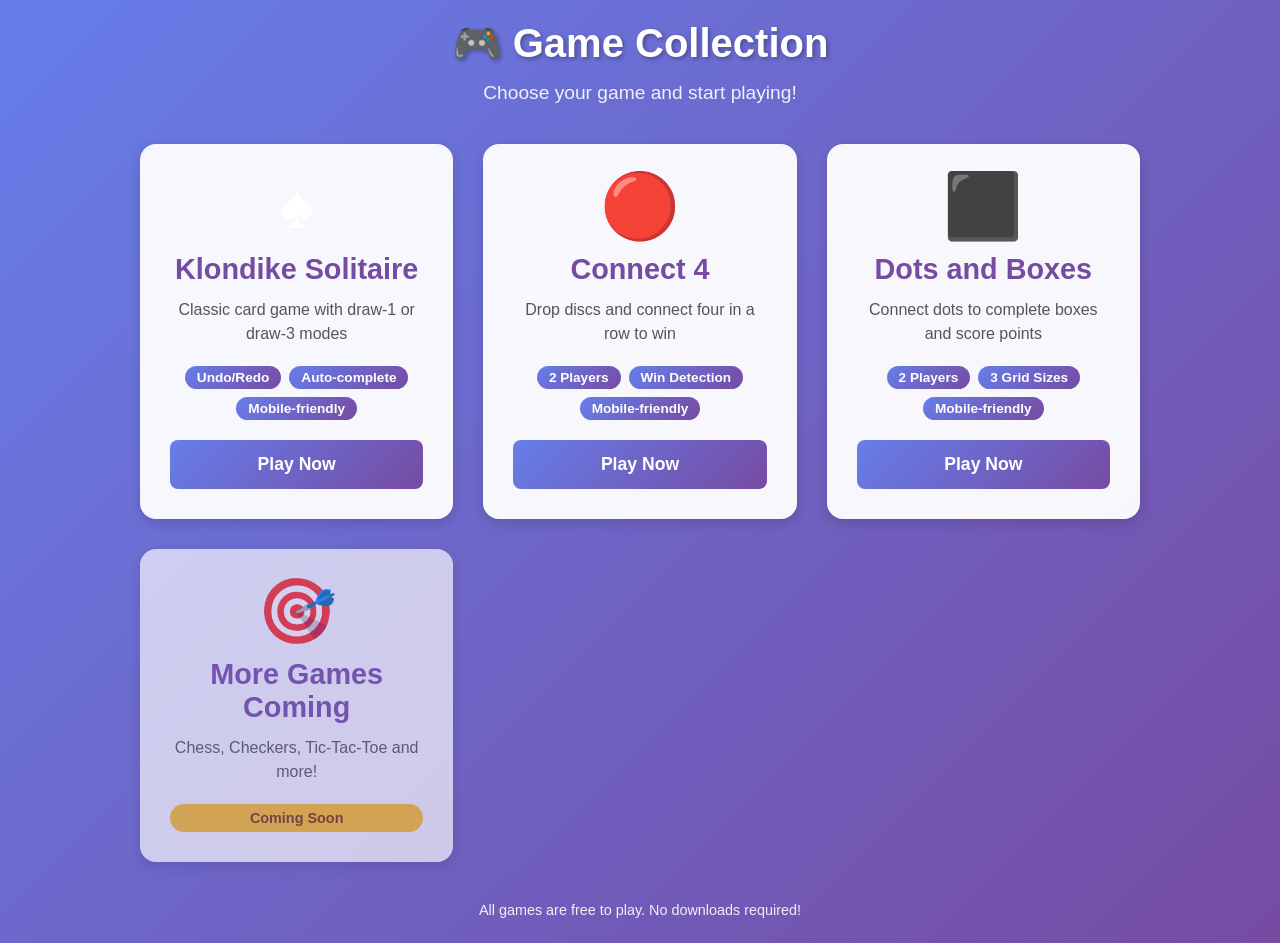
<file: index.html>
<!DOCTYPE html>
<html lang="en">
<head>
  <meta charset="UTF-8">
  <meta name="viewport" content="width=device-width, initial-scale=1.0">
  <meta name="description" content="Free online games - Play Klondike Solitaire, Connect 4, and more!">
  <title>Free Games - Solitaire, Connect 4 & More</title>
  <link rel="stylesheet" href="styles/main.css">
  <link rel="stylesheet" href="styles/home.css">
</head>
<body>
  <div class="container">
    <header class="header">
      <h1>🎮 Game Collection</h1>
      <p class="subtitle">Choose your game and start playing!</p>
    </header>

    <div class="games-grid">
      <!-- Solitaire Card -->
      <a href="solitaire.html" class="game-card">
        <div class="game-icon">♠️</div>
        <h2>Klondike Solitaire</h2>
        <p>Classic card game with draw-1 or draw-3 modes</p>
        <div class="game-features">
          <span class="feature">Undo/Redo</span>
          <span class="feature">Auto-complete</span>
          <span class="feature">Mobile-friendly</span>
        </div>
        <button class="play-btn">Play Now</button>
      </a>

      <!-- Connect 4 Card -->
      <a href="connect4.html" class="game-card">
        <div class="game-icon">🔴</div>
        <h2>Connect 4</h2>
        <p>Drop discs and connect four in a row to win</p>
        <div class="game-features">
          <span class="feature">2 Players</span>
          <span class="feature">Win Detection</span>
          <span class="feature">Mobile-friendly</span>
        </div>
        <button class="play-btn">Play Now</button>
      </a>

      <!-- Dots and Boxes Card -->
      <a href="dotsboxes.html" class="game-card">
        <div class="game-icon">⬛</div>
        <h2>Dots and Boxes</h2>
        <p>Connect dots to complete boxes and score points</p>
        <div class="game-features">
          <span class="feature">2 Players</span>
          <span class="feature">3 Grid Sizes</span>
          <span class="feature">Mobile-friendly</span>
        </div>
        <button class="play-btn">Play Now</button>
      </a>

      <!-- Coming Soon Card -->
      <div class="game-card coming-soon">
        <div class="game-icon">🎯</div>
        <h2>More Games Coming</h2>
        <p>Chess, Checkers, Tic-Tac-Toe and more!</p>
        <div class="coming-soon-badge">Coming Soon</div>
      </div>
    </div>

    <footer class="footer">
      <p>All games are free to play. No downloads required!</p>
    </footer>
  </div>
</body>
</html>
</file>
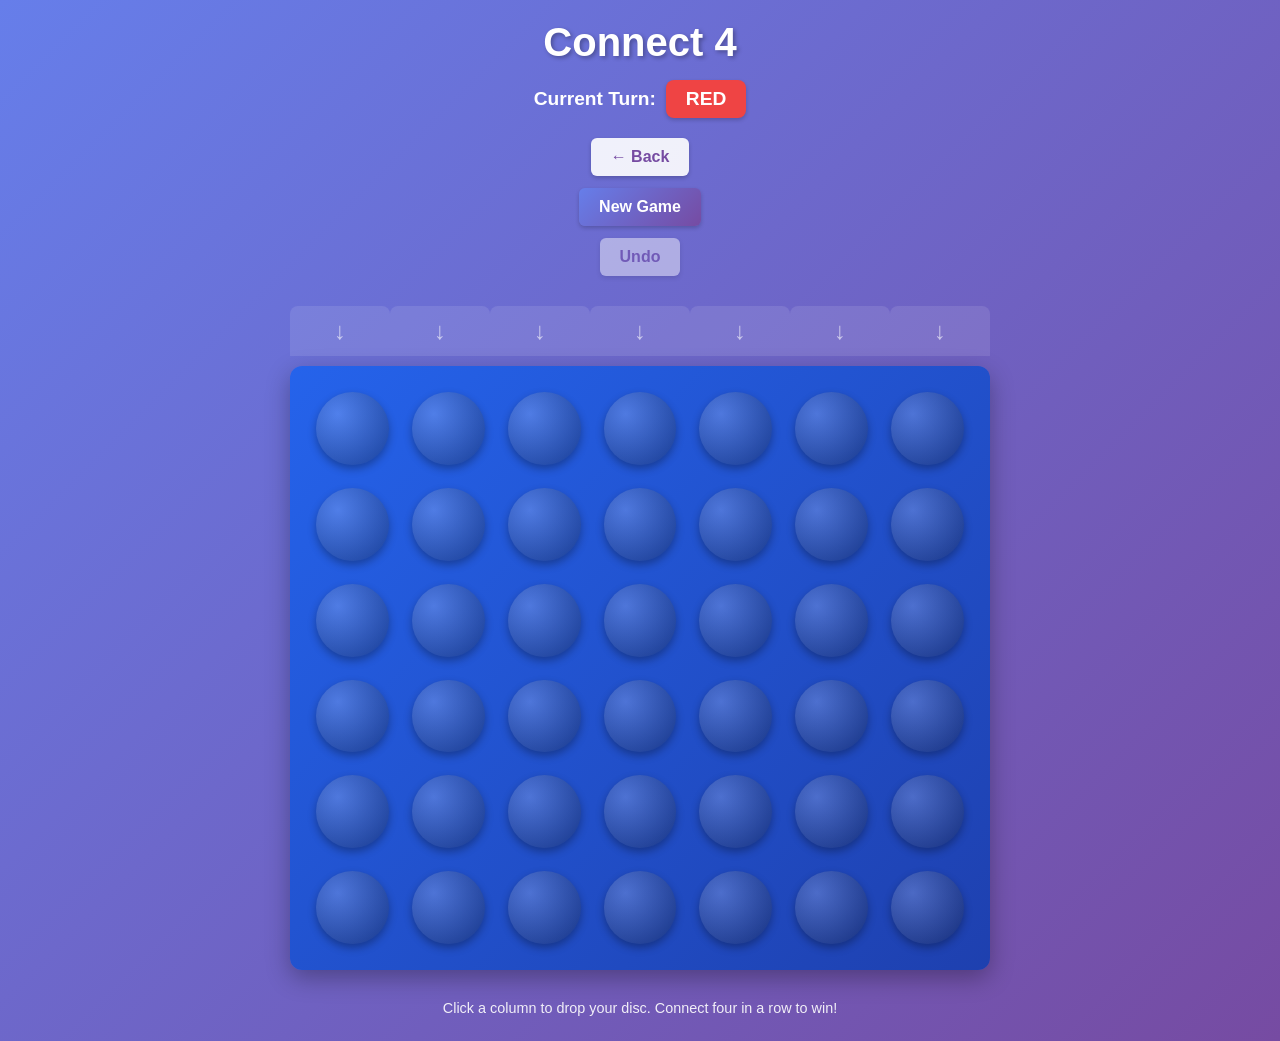
<file: connect4.html>
<!DOCTYPE html>
<html lang="en">
<head>
  <meta charset="UTF-8">
  <meta name="viewport" content="width=device-width, initial-scale=1.0">
  <meta name="description" content="Play Connect 4 online - Drop discs and connect four in a row!">
  <title>Connect 4 - Free Online Game</title>
  <link rel="stylesheet" href="styles/main.css">
  <link rel="stylesheet" href="styles/connect4.css">
</head>
<body>
  <div class="container">
    <header class="header">
      <h1>Connect 4</h1>
      <div class="game-status">
        <div class="current-turn">
          <span class="label">Current Turn:</span>
          <span id="current-player" class="player-indicator red">Red</span>
        </div>
      </div>
    </header>

    <div class="controls">
      <button id="back-btn" class="btn">← Back</button>
      <button id="new-game-btn" class="btn btn-primary">New Game</button>
      <button id="undo-btn" class="btn" disabled>Undo</button>
    </div>

    <div class="game-container">
      <div id="game-message" class="game-message" style="display: none;"></div>

      <div class="board-wrapper">
        <div id="board" class="board"></div>
      </div>
    </div>

    <footer class="footer">
      <p>Click a column to drop your disc. Connect four in a row to win!</p>
    </footer>
  </div>

  <script type="module" src="js/connect4/main.js"></script>
</body>
</html>
</file>
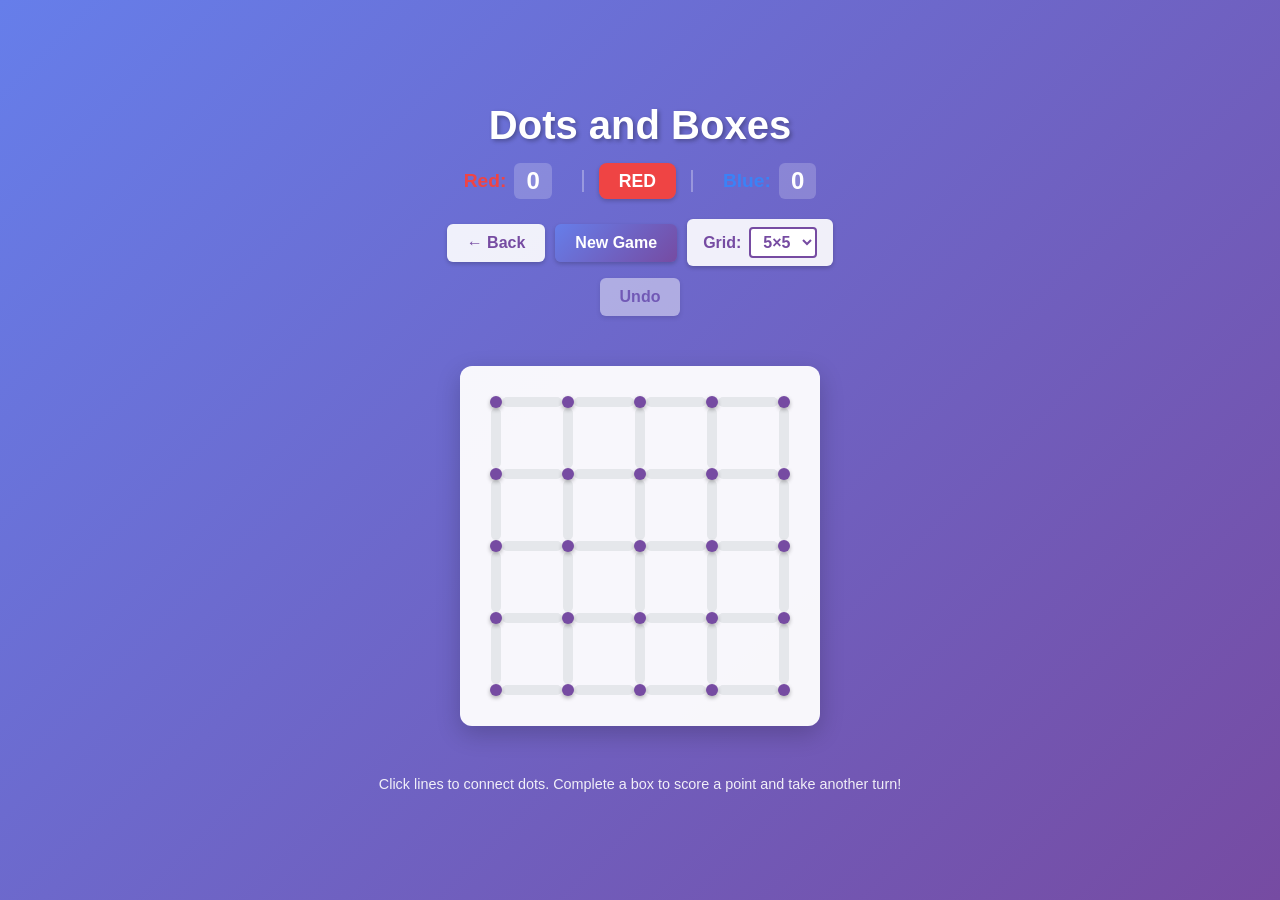
<file: dotsboxes.html>
<!DOCTYPE html>
<html lang="en">
<head>
  <meta charset="UTF-8">
  <meta name="viewport" content="width=device-width, initial-scale=1.0">
  <meta name="description" content="Play Dots and Boxes online - Connect dots to complete boxes!">
  <title>Dots and Boxes - Free Online Game</title>
  <link rel="stylesheet" href="styles/main.css">
  <link rel="stylesheet" href="styles/dotsboxes.css">
</head>
<body>
  <div class="container">
    <header class="header">
      <h1>Dots and Boxes</h1>
      <div class="game-status">
        <div class="score-display">
          <div class="player-score red">
            <span class="score-label">Red:</span>
            <span id="red-score" class="score-value">0</span>
          </div>
          <div class="current-turn">
            <span id="current-player" class="player-indicator red">Red</span>
          </div>
          <div class="player-score blue">
            <span class="score-label">Blue:</span>
            <span id="blue-score" class="score-value">0</span>
          </div>
        </div>
      </div>
    </header>

    <div class="controls">
      <div class="control-row">
        <button id="back-btn" class="btn">← Back</button>
        <button id="new-game-btn" class="btn btn-primary">New Game</button>
        <div class="grid-size-selector">
          <label for="grid-size">Grid:</label>
          <select id="grid-size" class="grid-size-select">
            <option value="5" selected>5×5</option>
            <option value="6">6×6</option>
            <option value="7">7×7</option>
          </select>
        </div>
      </div>
      <div class="control-row">
        <button id="undo-btn" class="btn" disabled>Undo</button>
      </div>
    </div>

    <div class="game-container">
      <div id="game-message" class="game-message" style="display: none;"></div>

      <div class="board-wrapper">
        <div id="board" class="board"></div>
      </div>
    </div>

    <footer class="footer">
      <p>Click lines to connect dots. Complete a box to score a point and take another turn!</p>
    </footer>
  </div>

  <script type="module" src="js/dotsboxes/main.js"></script>
</body>
</html>
</file>
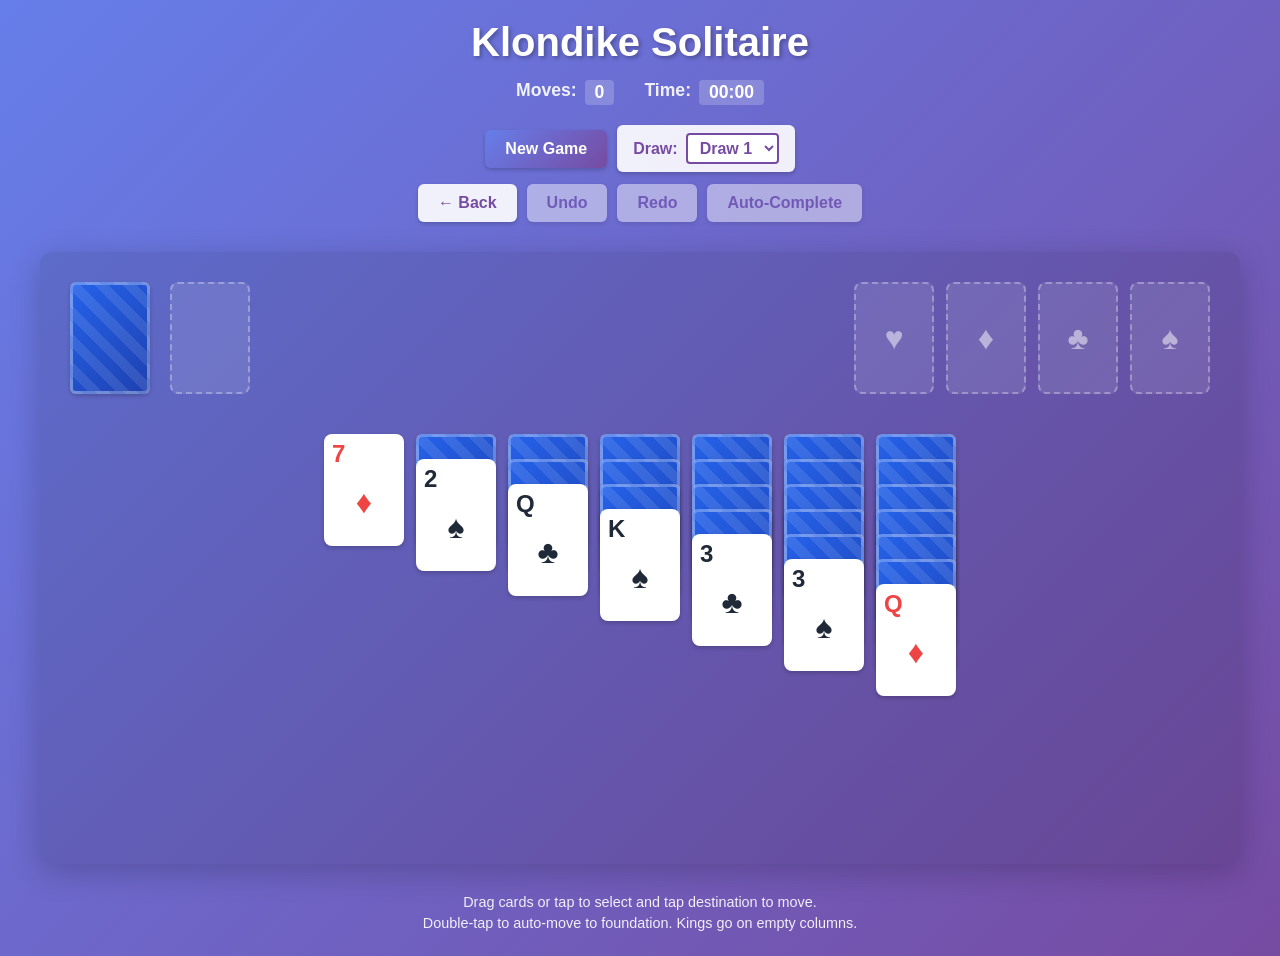
<file: solitaire.html>
<!DOCTYPE html>
<html lang="en">
<head>
  <meta charset="UTF-8">
  <meta name="viewport" content="width=device-width, initial-scale=1.0">
  <meta name="description" content="Play Klondike Solitaire online - Classic card game with drag-and-drop interface">
  <title>Klondike Solitaire</title>
  <link rel="stylesheet" href="styles/main.css">
  <link rel="stylesheet" href="styles/cards.css">
  <link rel="stylesheet" href="styles/game-board.css">
</head>
<body>
  <div class="container">
    <header class="header">
      <h1>Klondike Solitaire</h1>
      <div class="stats">
        <div class="stat">
          <span class="stat-label">Moves:</span>
          <span id="moves" class="stat-value">0</span>
        </div>
        <div class="stat">
          <span class="stat-label">Time:</span>
          <span id="timer" class="stat-value">00:00</span>
        </div>
      </div>
    </header>

    <div class="controls">
      <div class="control-row">
        <button id="new-game-btn" class="btn btn-primary">New Game</button>
        <div class="draw-mode-selector">
          <label for="draw-mode">Draw:</label>
          <select id="draw-mode" class="draw-mode-select">
            <option value="1" selected>Draw 1</option>
            <option value="3">Draw 3</option>
          </select>
        </div>
      </div>
      <div class="control-row">
        <button id="back-btn" class="btn" onclick="window.location.href='index.html'">← Back</button>
        <button id="undo-btn" class="btn" disabled>Undo</button>
        <button id="redo-btn" class="btn" disabled>Redo</button>
        <button id="auto-complete-btn" class="btn" disabled>Auto-Complete</button>
      </div>
    </div>

    <div class="game-board">
      <!-- Top row: Stock, Waste, and Foundations -->
      <div class="top-row">
        <div class="stock-waste-area">
          <div id="stock" class="pile stock-pile" data-pile-type="stock"></div>
          <div id="waste" class="pile waste-pile" data-pile-type="waste"></div>
        </div>

        <div class="foundations-area">
          <div id="foundation-0" class="pile foundation-pile" data-pile-type="foundation" data-pile-index="0"></div>
          <div id="foundation-1" class="pile foundation-pile" data-pile-type="foundation" data-pile-index="1"></div>
          <div id="foundation-2" class="pile foundation-pile" data-pile-type="foundation" data-pile-index="2"></div>
          <div id="foundation-3" class="pile foundation-pile" data-pile-type="foundation" data-pile-index="3"></div>
        </div>
      </div>

      <!-- Bottom row: Tableaus -->
      <div class="tableaus-area">
        <div id="tableau-0" class="pile tableau-pile" data-pile-type="tableau" data-pile-index="0"></div>
        <div id="tableau-1" class="pile tableau-pile" data-pile-type="tableau" data-pile-index="1"></div>
        <div id="tableau-2" class="pile tableau-pile" data-pile-type="tableau" data-pile-index="2"></div>
        <div id="tableau-3" class="pile tableau-pile" data-pile-type="tableau" data-pile-index="3"></div>
        <div id="tableau-4" class="pile tableau-pile" data-pile-type="tableau" data-pile-index="4"></div>
        <div id="tableau-5" class="pile tableau-pile" data-pile-type="tableau" data-pile-index="5"></div>
        <div id="tableau-6" class="pile tableau-pile" data-pile-type="tableau" data-pile-index="6"></div>
      </div>
    </div>

    <footer class="footer">
      <p class="desktop-only">Drag cards or tap to select and tap destination to move.</p>
      <p class="mobile-only">Tap to select cards, then tap destination to move.</p>
      <p>Double-tap to auto-move to foundation. Kings go on empty columns.</p>
    </footer>
  </div>

  <script type="module" src="js/main.js"></script>
</body>
</html>
</file>
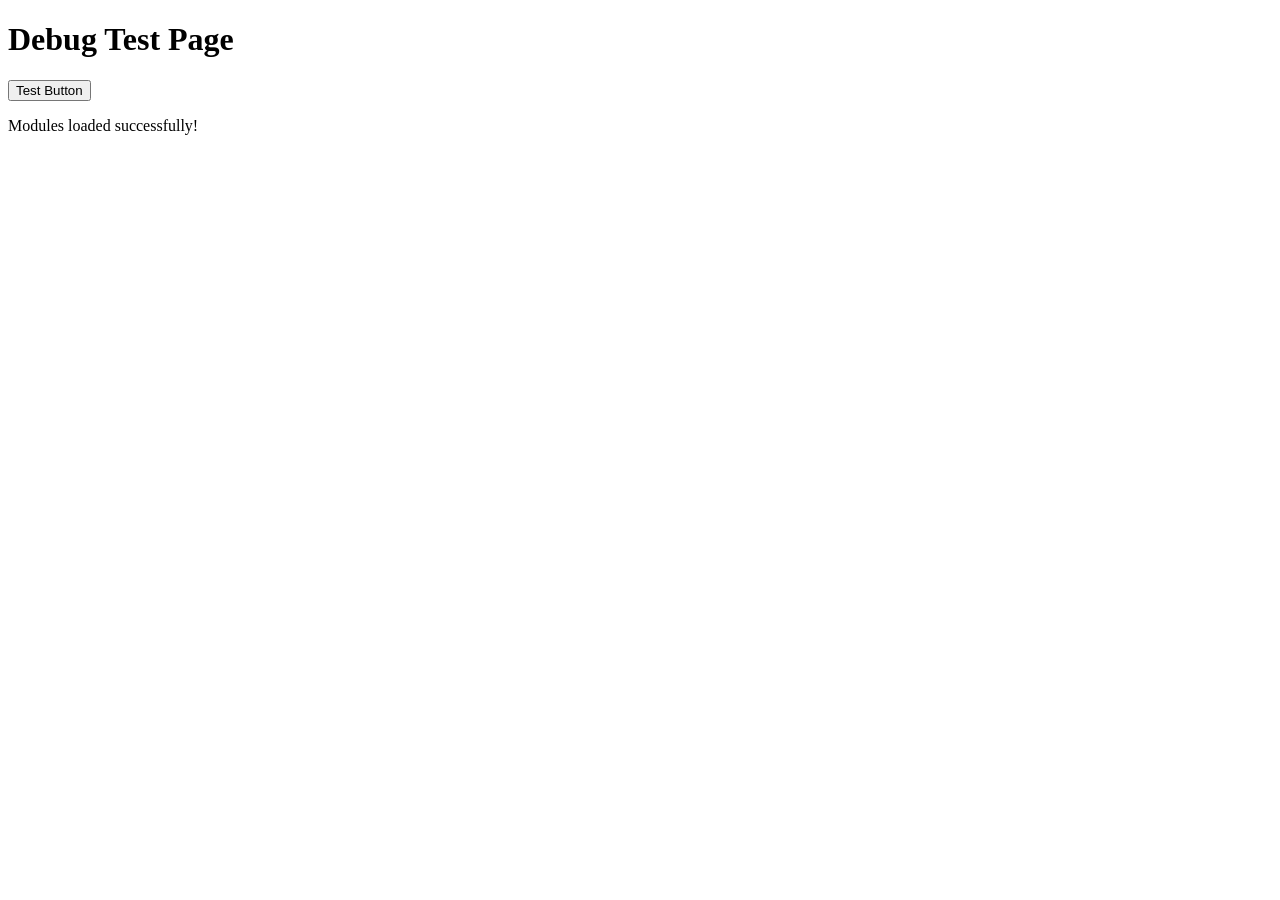
<file: test-debug.html>
<!DOCTYPE html>
<html lang="en">
<head>
  <meta charset="UTF-8">
  <meta name="viewport" content="width=device-width, initial-scale=1.0">
  <title>Debug Test</title>
</head>
<body>
  <h1>Debug Test Page</h1>
  <button id="test-btn">Test Button</button>
  <div id="output"></div>

  <script type="module">
    import { GameState } from './js/game/GameState.js';

    const output = document.getElementById('output');
    const btn = document.getElementById('test-btn');

    output.innerHTML = '<p>Modules loaded successfully!</p>';
    console.log('Modules loaded');

    btn.addEventListener('click', () => {
      output.innerHTML += '<p>Button clicked!</p>';
      console.log('Button clicked');

      try {
        const gameState = new GameState();
        gameState.dealNewGame();
        output.innerHTML += '<p>GameState created and dealt!</p>';
        console.log('GameState:', gameState);
      } catch (error) {
        output.innerHTML += `<p style="color: red;">Error: ${error.message}</p>`;
        console.error('Error:', error);
      }
    });
  </script>
</body>
</html>
</file>
<file: styles/main.css>
/* Global styles and layout */

* {
  margin: 0;
  padding: 0;
  box-sizing: border-box;
}

body {
  font-family: -apple-system, BlinkMacSystemFont, 'Segoe UI', Roboto, Oxygen, Ubuntu, Cantarell, sans-serif;
  background: linear-gradient(135deg, #667eea 0%, #764ba2 100%);
  min-height: 100vh;
  display: flex;
  justify-content: center;
  align-items: center;
  padding: 20px;
  color: #fff;
  overflow-x: hidden;
}

/* Mobile-specific body adjustments */
@media (max-width: 768px) {
  body {
    padding: 10px 5px;
    align-items: flex-start;
  }
}

.container {
  width: 100%;
  max-width: 1200px;
}

@media (max-width: 768px) {
  .container {
    max-width: 100%;
  }
}

/* Header */
.header {
  text-align: center;
  margin-bottom: 20px;
}

.header h1 {
  font-size: 2.5rem;
  font-weight: 700;
  margin-bottom: 15px;
  text-shadow: 2px 2px 4px rgba(0, 0, 0, 0.3);
}

.stats {
  display: flex;
  justify-content: center;
  gap: 30px;
  font-size: 1.1rem;
}

.stat {
  display: flex;
  gap: 8px;
}

.stat-label {
  font-weight: 600;
  opacity: 0.9;
}

.stat-value {
  font-weight: 700;
  background: rgba(255, 255, 255, 0.2);
  padding: 2px 10px;
  border-radius: 4px;
}

/* Controls */
.controls {
  display: flex;
  flex-direction: column;
  align-items: center;
  gap: 12px;
  margin-bottom: 30px;
}

.control-row {
  display: flex;
  justify-content: center;
  gap: 10px;
  flex-wrap: wrap;
  align-items: center;
}

.draw-mode-selector {
  display: flex;
  align-items: center;
  gap: 8px;
  background: rgba(255, 255, 255, 0.9);
  padding: 8px 16px;
  border-radius: 6px;
  font-weight: 600;
  color: #764ba2;
  box-shadow: 0 2px 4px rgba(0, 0, 0, 0.2);
}

.draw-mode-selector label {
  font-size: 1rem;
}

.draw-mode-select {
  padding: 4px 8px;
  border: 2px solid #764ba2;
  border-radius: 4px;
  background: white;
  color: #764ba2;
  font-size: 1rem;
  font-weight: 600;
  cursor: pointer;
  outline: none;
}

.draw-mode-select:focus {
  border-color: #667eea;
}

.btn {
  padding: 10px 20px;
  border: none;
  border-radius: 6px;
  font-size: 1rem;
  font-weight: 600;
  cursor: pointer;
  transition: all 0.2s ease;
  background: rgba(255, 255, 255, 0.9);
  color: #764ba2;
  box-shadow: 0 2px 4px rgba(0, 0, 0, 0.2);
}

.btn:hover:not(:disabled) {
  transform: translateY(-2px);
  box-shadow: 0 4px 8px rgba(0, 0, 0, 0.3);
}

.btn:active:not(:disabled) {
  transform: translateY(0);
}

.btn:disabled {
  opacity: 0.5;
  cursor: not-allowed;
}

.btn-primary {
  background: linear-gradient(135deg, #667eea 0%, #764ba2 100%);
  color: #fff;
}

/* Footer */
.footer {
  text-align: center;
  margin-top: 30px;
  font-size: 0.9rem;
  opacity: 0.9;
}

.footer p {
  margin: 5px 0;
}

/* Visibility utilities */
.desktop-only {
  display: block;
}

.mobile-only {
  display: none;
}

@media (max-width: 768px) {
  .desktop-only {
    display: none;
  }

  .mobile-only {
    display: block;
  }
}

/* Remove hover effects on touch devices */
@media (hover: none) {
  .btn:hover:not(:disabled) {
    transform: none;
    box-shadow: 0 2px 4px rgba(0, 0, 0, 0.2);
  }
}

/* Responsive */
@media (max-width: 768px) {
  body {
    padding: 10px;
  }

  .header {
    margin-bottom: 12px;
  }

  .header h1 {
    font-size: 1.75rem;
    margin-bottom: 10px;
  }

  .stats {
    font-size: 0.95rem;
    gap: 20px;
  }

  .controls {
    gap: 8px;
    margin-bottom: 15px;
  }

  .control-row {
    gap: 8px;
  }

  .btn {
    padding: 10px 16px;
    font-size: 0.9rem;
    min-height: 44px; /* iOS touch target size */
  }

  .draw-mode-selector {
    padding: 8px 12px;
    min-height: 44px;
    font-size: 0.9rem;
  }

  .draw-mode-select {
    font-size: 0.9rem;
    padding: 6px 8px;
  }

  .footer {
    font-size: 0.75rem;
    margin-top: 15px;
  }
}

@media (max-width: 480px) {
  body {
    padding: 8px 4px;
  }

  .header {
    margin-bottom: 10px;
  }

  .header h1 {
    font-size: 1.4rem;
    margin-bottom: 8px;
  }

  .stats {
    font-size: 0.85rem;
    gap: 12px;
  }

  .controls {
    gap: 6px;
    margin-bottom: 10px;
  }

  .control-row {
    gap: 5px;
  }

  .btn {
    padding: 9px 14px;
    font-size: 0.85rem;
    min-height: 44px;
  }

  .draw-mode-selector {
    font-size: 0.85rem;
    padding: 8px 10px;
  }

  .draw-mode-select {
    font-size: 0.85rem;
    padding: 5px 6px;
  }

  .footer {
    margin-top: 10px;
  }
}
</file>
<file: styles/home.css>
/* Homepage styles */

.subtitle {
  font-size: 1.2rem;
  opacity: 0.9;
  margin-top: 10px;
  font-weight: 400;
}

.games-grid {
  display: grid;
  grid-template-columns: repeat(auto-fit, minmax(300px, 1fr));
  gap: 30px;
  margin: 40px 0;
  max-width: 1000px;
  margin-left: auto;
  margin-right: auto;
}

.game-card {
  background: rgba(255, 255, 255, 0.95);
  border-radius: 16px;
  padding: 30px;
  text-align: center;
  transition: transform 0.3s ease, box-shadow 0.3s ease;
  box-shadow: 0 4px 12px rgba(0, 0, 0, 0.15);
  text-decoration: none;
  color: inherit;
  display: flex;
  flex-direction: column;
  position: relative;
}

.game-card:hover {
  transform: translateY(-8px);
  box-shadow: 0 12px 24px rgba(0, 0, 0, 0.25);
}

.game-card.coming-soon {
  opacity: 0.7;
  cursor: default;
}

.game-card.coming-soon:hover {
  transform: none;
  box-shadow: 0 4px 12px rgba(0, 0, 0, 0.15);
}

.game-icon {
  font-size: 4rem;
  margin-bottom: 15px;
  line-height: 1;
}

.game-card h2 {
  color: #764ba2;
  font-size: 1.8rem;
  margin-bottom: 12px;
  font-weight: 700;
}

.game-card p {
  color: #555;
  font-size: 1rem;
  margin-bottom: 20px;
  line-height: 1.5;
  flex-grow: 1;
}

.game-features {
  display: flex;
  gap: 8px;
  flex-wrap: wrap;
  justify-content: center;
  margin-bottom: 20px;
}

.feature {
  background: linear-gradient(135deg, #667eea 0%, #764ba2 100%);
  color: white;
  padding: 4px 12px;
  border-radius: 12px;
  font-size: 0.85rem;
  font-weight: 600;
}

.play-btn {
  background: linear-gradient(135deg, #667eea 0%, #764ba2 100%);
  color: white;
  border: none;
  padding: 14px 28px;
  border-radius: 8px;
  font-size: 1.1rem;
  font-weight: 700;
  cursor: pointer;
  transition: transform 0.2s ease;
  width: 100%;
}

.play-btn:hover {
  transform: scale(1.05);
}

.coming-soon-badge {
  background: #fbbf24;
  color: #78350f;
  padding: 6px 16px;
  border-radius: 20px;
  font-weight: 700;
  font-size: 0.9rem;
  display: inline-block;
  margin-top: auto;
}

/* Responsive */
@media (max-width: 768px) {
  .games-grid {
    grid-template-columns: 1fr;
    gap: 20px;
    margin: 30px 0;
  }

  .game-card {
    padding: 25px;
  }

  .game-icon {
    font-size: 3rem;
  }

  .game-card h2 {
    font-size: 1.5rem;
  }

  .subtitle {
    font-size: 1rem;
  }
}

@media (max-width: 480px) {
  .game-card {
    padding: 20px;
  }

  .game-icon {
    font-size: 2.5rem;
  }

  .game-card h2 {
    font-size: 1.3rem;
  }

  .play-btn {
    padding: 12px 24px;
    font-size: 1rem;
  }
}

/* Remove hover effects on touch devices */
@media (hover: none) {
  .game-card:hover {
    transform: none;
    box-shadow: 0 4px 12px rgba(0, 0, 0, 0.15);
  }

  .play-btn:hover {
    transform: none;
  }
}
</file>
<file: styles/connect4.css>
/* Connect 4 Game Styles */

.game-status {
  display: flex;
  justify-content: center;
  align-items: center;
  gap: 20px;
  margin-top: 15px;
}

.current-turn {
  display: flex;
  align-items: center;
  gap: 10px;
  font-size: 1.2rem;
  font-weight: 600;
}

.player-indicator {
  padding: 8px 20px;
  border-radius: 8px;
  font-weight: 700;
  text-transform: uppercase;
  box-shadow: 0 2px 4px rgba(0, 0, 0, 0.2);
}

.player-indicator.red {
  background: #ef4444;
  color: white;
}

.player-indicator.yellow {
  background: #fbbf24;
  color: #78350f;
}

.game-container {
  position: relative;
  max-width: 700px;
  margin: 0 auto;
}

.game-message {
  text-align: center;
  font-size: 2rem;
  font-weight: 700;
  padding: 20px;
  margin-bottom: 20px;
  border-radius: 12px;
  box-shadow: 0 4px 12px rgba(0, 0, 0, 0.2);
  animation: slideDown 0.3s ease;
}

.game-message.red {
  background: #ef4444;
  color: white;
}

.game-message.yellow {
  background: #fbbf24;
  color: #78350f;
}

.game-message.draw {
  background: rgba(255, 255, 255, 0.9);
  color: #764ba2;
}

@keyframes slideDown {
  from {
    transform: translateY(-20px);
    opacity: 0;
  }
  to {
    transform: translateY(0);
    opacity: 1;
  }
}

.board-wrapper {
  position: relative;
}

.column-click-area {
  display: flex;
  gap: 0;
  margin-bottom: 10px;
}

.column-button {
  flex: 1;
  height: 50px;
  background: rgba(255, 255, 255, 0.1);
  border: 2px solid transparent;
  border-radius: 8px 8px 0 0;
  cursor: pointer;
  transition: all 0.2s ease;
  position: relative;
}

.column-button.valid:hover {
  background: rgba(255, 255, 255, 0.3);
  border-color: rgba(255, 255, 255, 0.5);
}

.column-button.valid::after {
  content: '↓';
  position: absolute;
  top: 50%;
  left: 50%;
  transform: translate(-50%, -50%);
  font-size: 1.5rem;
  color: rgba(255, 255, 255, 0.6);
}

.column-button.valid:hover::after {
  color: white;
  animation: bounce 0.5s ease infinite;
}

@keyframes bounce {
  0%, 100% {
    transform: translate(-50%, -50%);
  }
  50% {
    transform: translate(-50%, -40%);
  }
}

.board {
  background: linear-gradient(135deg, #2563eb 0%, #1e40af 100%);
  border-radius: 12px;
  padding: 20px;
  box-shadow: 0 8px 24px rgba(0, 0, 0, 0.3);
  display: grid;
  grid-template-columns: repeat(7, 1fr);
  gap: 10px;
}

.cell {
  aspect-ratio: 1;
  display: flex;
  align-items: center;
  justify-content: center;
  position: relative;
}

.disc {
  width: 85%;
  height: 85%;
  border-radius: 50%;
  box-shadow: 0 4px 8px rgba(0, 0, 0, 0.3);
  transition: all 0.3s ease;
  position: relative;
}

.disc.empty {
  background: radial-gradient(circle at 30% 30%, rgba(255, 255, 255, 0.2), rgba(0, 0, 0, 0.3));
}

.disc.red {
  background: radial-gradient(circle at 30% 30%, #fca5a5, #ef4444);
  border: 3px solid #dc2626;
}

.disc.yellow {
  background: radial-gradient(circle at 30% 30%, #fef08a, #fbbf24);
  border: 3px solid #f59e0b;
}

.disc.winning {
  animation: pulse 0.8s ease infinite;
  box-shadow: 0 0 20px currentColor;
}

@keyframes pulse {
  0%, 100% {
    transform: scale(1);
  }
  50% {
    transform: scale(1.1);
  }
}

.disc.dropping {
  animation: drop 0.4s ease-out;
}

@keyframes drop {
  0% {
    transform: translateY(-400px);
  }
  60% {
    transform: translateY(10px);
  }
  80% {
    transform: translateY(-5px);
  }
  100% {
    transform: translateY(0);
  }
}

/* Responsive */
@media (max-width: 768px) {
  .game-message {
    font-size: 1.5rem;
    padding: 15px;
  }

  .board {
    padding: 12px;
    gap: 6px;
  }

  .column-button {
    height: 40px;
  }

  .current-turn {
    font-size: 1rem;
  }

  .player-indicator {
    padding: 6px 16px;
    font-size: 0.9rem;
  }
}

@media (max-width: 480px) {
  .game-message {
    font-size: 1.3rem;
    padding: 12px;
  }

  .board {
    padding: 8px;
    gap: 4px;
  }

  .column-button {
    height: 35px;
  }

  .column-button.valid::after {
    font-size: 1.2rem;
  }

  .disc {
    width: 90%;
    height: 90%;
  }

  .current-turn {
    font-size: 0.9rem;
  }

  .player-indicator {
    padding: 5px 12px;
    font-size: 0.85rem;
  }
}

/* Remove hover on touch devices */
@media (hover: none) {
  .column-button:hover {
    background: rgba(255, 255, 255, 0.1);
  }
}
</file>
<file: styles/dotsboxes.css>
/* Dots and Boxes Game Styles */

.game-status {
  display: flex;
  justify-content: center;
  margin-top: 15px;
}

.score-display {
  display: flex;
  align-items: center;
  gap: 30px;
  font-size: 1.2rem;
  font-weight: 600;
}

.player-score {
  display: flex;
  align-items: center;
  gap: 8px;
}

.player-score.red .score-label {
  color: #ef4444;
}

.player-score.blue .score-label {
  color: #3b82f6;
}

.score-value {
  font-size: 1.5rem;
  font-weight: 700;
  min-width: 30px;
  text-align: center;
  padding: 4px 12px;
  border-radius: 6px;
  background: rgba(255, 255, 255, 0.2);
}

.current-turn {
  padding: 0 15px;
  border-left: 2px solid rgba(255, 255, 255, 0.3);
  border-right: 2px solid rgba(255, 255, 255, 0.3);
}

.player-indicator {
  padding: 8px 20px;
  border-radius: 8px;
  font-weight: 700;
  font-size: 1.1rem;
  text-transform: uppercase;
  box-shadow: 0 2px 4px rgba(0, 0, 0, 0.2);
}

.player-indicator.red {
  background: #ef4444;
  color: white;
}

.player-indicator.blue {
  background: #3b82f6;
  color: white;
}

.grid-size-selector {
  display: flex;
  align-items: center;
  gap: 8px;
  background: rgba(255, 255, 255, 0.9);
  padding: 8px 16px;
  border-radius: 6px;
  font-weight: 600;
  color: #764ba2;
  box-shadow: 0 2px 4px rgba(0, 0, 0, 0.2);
}

.grid-size-selector label {
  font-size: 1rem;
}

.grid-size-select {
  padding: 4px 8px;
  border: 2px solid #764ba2;
  border-radius: 4px;
  background: white;
  color: #764ba2;
  font-size: 1rem;
  font-weight: 600;
  cursor: pointer;
  outline: none;
}

.game-container {
  max-width: 600px;
  margin: 0 auto;
}

.game-message {
  text-align: center;
  font-size: 2rem;
  font-weight: 700;
  padding: 20px;
  margin-bottom: 20px;
  border-radius: 12px;
  box-shadow: 0 4px 12px rgba(0, 0, 0, 0.2);
  animation: slideDown 0.3s ease;
}

.game-message.red {
  background: #ef4444;
  color: white;
}

.game-message.blue {
  background: #3b82f6;
  color: white;
}

.game-message.draw {
  background: rgba(255, 255, 255, 0.9);
  color: #764ba2;
}

.board-wrapper {
  display: flex;
  justify-content: center;
  padding: 20px;
}

.board {
  background: rgba(255, 255, 255, 0.95);
  padding: 30px;
  border-radius: 12px;
  box-shadow: 0 8px 24px rgba(0, 0, 0, 0.2);
  display: inline-block;
}

.dots-grid {
  display: grid;
  grid-template-columns: repeat(calc(var(--grid-size) * 2 - 1), auto);
  gap: 0;
  align-items: center;
  justify-items: center;
}

.dot {
  width: 12px;
  height: 12px;
  background: #764ba2;
  border-radius: 50%;
  box-shadow: 0 2px 4px rgba(0, 0, 0, 0.3);
  z-index: 10;
}

.line {
  background: #e5e7eb;
  cursor: pointer;
  transition: all 0.2s ease;
  position: relative;
}

.line.horizontal {
  width: 60px;
  height: 10px;
  border-radius: 5px;
}

.line.vertical {
  width: 10px;
  height: 60px;
  border-radius: 5px;
}

.line.available:hover {
  background: #9ca3af;
  transform: scale(1.1);
}

.line.drawn {
  cursor: default;
}

.line.drawn.red {
  background: #ef4444;
}

.line.drawn.blue {
  background: #3b82f6;
}

.line.animating {
  animation: drawLine 0.3s ease;
}

@keyframes drawLine {
  0% {
    transform: scale(0);
  }
  50% {
    transform: scale(1.2);
  }
  100% {
    transform: scale(1);
  }
}

.box-cell {
  width: 60px;
  height: 60px;
  border-radius: 6px;
  transition: all 0.3s ease;
}

.box-cell.completed {
  opacity: 0.7;
}

.box-cell.completed.red {
  background: #ef4444;
}

.box-cell.completed.blue {
  background: #3b82f6;
}

.box-cell.pop-in {
  animation: popIn 0.3s ease;
}

@keyframes popIn {
  0% {
    transform: scale(0);
    opacity: 0;
  }
  50% {
    transform: scale(1.2);
  }
  100% {
    transform: scale(1);
    opacity: 0.7;
  }
}

/* Responsive */
@media (max-width: 768px) {
  .score-display {
    font-size: 1rem;
    gap: 15px;
  }

  .score-value {
    font-size: 1.2rem;
    padding: 3px 10px;
  }

  .player-indicator {
    padding: 6px 16px;
    font-size: 0.95rem;
  }

  .board {
    padding: 20px;
  }

  .dot {
    width: 10px;
    height: 10px;
  }

  .line.horizontal {
    width: 50px;
    height: 8px;
  }

  .line.vertical {
    width: 8px;
    height: 50px;
  }

  .box-cell {
    width: 50px;
    height: 50px;
  }

  .game-message {
    font-size: 1.5rem;
    padding: 15px;
  }
}

@media (max-width: 480px) {
  .score-display {
    flex-direction: column;
    gap: 10px;
  }

  .current-turn {
    padding: 10px 0;
    border-left: none;
    border-right: none;
    border-top: 2px solid rgba(255, 255, 255, 0.3);
    border-bottom: 2px solid rgba(255, 255, 255, 0.3);
  }

  .board {
    padding: 15px;
  }

  .dot {
    width: 8px;
    height: 8px;
  }

  .line.horizontal {
    width: 45px;
    height: 8px;
  }

  .line.vertical {
    width: 8px;
    height: 45px;
  }

  .box-cell {
    width: 45px;
    height: 45px;
  }

  .game-message {
    font-size: 1.3rem;
    padding: 12px;
  }

  .grid-size-selector {
    font-size: 0.9rem;
    padding: 6px 12px;
  }

  .grid-size-select {
    font-size: 0.9rem;
  }
}

/* Remove hover on touch devices and add touch-friendly tap areas */
@media (hover: none) {
  .line.available:hover {
    background: #e5e7eb;
    transform: none;
  }

  /* Increase tap target size on touch devices */
  .line.horizontal {
    padding: 8px 0;
    margin: -8px 0;
  }

  .line.vertical {
    padding: 0 8px;
    margin: 0 -8px;
  }
}
</file>
<file: styles/cards.css>
/* Card styling and animations */

.card {
  width: 80px;
  height: 112px;
  background: white;
  border-radius: 8px;
  box-shadow: 0 2px 4px rgba(0, 0, 0, 0.2);
  position: absolute;
  cursor: pointer;
  user-select: none;
  transition: transform 0.2s ease, box-shadow 0.2s ease;
}

.card.dragging {
  opacity: 0.5;
  cursor: grabbing;
}

.card.selected {
  border: 3px solid #fbbf24;
  box-shadow: 0 0 20px rgba(251, 191, 36, 0.6), 0 4px 12px rgba(0, 0, 0, 0.3);
  z-index: 100;
  transform: translateY(-6px);
}

.card:hover {
  transform: translateY(-4px);
  box-shadow: 0 4px 12px rgba(0, 0, 0, 0.3);
  z-index: 10;
}

/* Remove hover on touch devices */
@media (hover: none) {
  .card:hover {
    transform: none;
    box-shadow: 0 2px 4px rgba(0, 0, 0, 0.2);
  }

  .card.selected:hover {
    transform: translateY(-6px);
    box-shadow: 0 0 20px rgba(251, 191, 36, 0.6), 0 4px 12px rgba(0, 0, 0, 0.3);
  }
}

/* Face-up card */
.card.face-up {
  display: flex;
  flex-direction: column;
  padding: 8px;
}

.card-rank {
  font-size: 1.5rem;
  font-weight: 700;
  line-height: 1;
}

.card-suit {
  font-size: 2rem;
  align-self: center;
  margin-top: auto;
  margin-bottom: auto;
}

.card.red .card-rank,
.card.red .card-suit {
  color: #ef4444;
}

.card.black .card-rank,
.card.black .card-suit {
  color: #1f2937;
}

/* Face-down card */
.card.face-down {
  background: linear-gradient(135deg, #2563eb 0%, #1e40af 100%);
  cursor: default;
}

.card.face-down:hover {
  transform: none;
  box-shadow: 0 2px 4px rgba(0, 0, 0, 0.2);
}

.card-back {
  width: 100%;
  height: 100%;
  display: flex;
  align-items: center;
  justify-content: center;
  border: 3px solid rgba(255, 255, 255, 0.3);
  border-radius: 6px;
  background-image: repeating-linear-gradient(
    45deg,
    transparent,
    transparent 10px,
    rgba(255, 255, 255, 0.1) 10px,
    rgba(255, 255, 255, 0.1) 20px
  );
}

/* Empty card placeholder */
.card-empty {
  width: 80px;
  height: 112px;
  background: rgba(255, 255, 255, 0.1);
  border: 2px dashed rgba(255, 255, 255, 0.3);
  border-radius: 8px;
  display: flex;
  align-items: center;
  justify-content: center;
  font-size: 2rem;
  color: rgba(255, 255, 255, 0.5);
  cursor: default;
}

/* Valid drop target highlight */
.valid-target .card-empty {
  background: rgba(34, 197, 94, 0.2);
  border-color: rgba(34, 197, 94, 0.6);
  box-shadow: 0 0 16px rgba(34, 197, 94, 0.4);
}

.valid-target .card {
  box-shadow: 0 0 16px rgba(34, 197, 94, 0.4);
}

/* Responsive card sizes */
@media (max-width: 1024px) {
  .card,
  .card-empty {
    width: 60px;
    height: 84px;
  }

  .card-rank {
    font-size: 1.2rem;
  }

  .card-suit {
    font-size: 1.5rem;
  }

  .card-empty {
    font-size: 1.5rem;
  }
}

@media (max-width: 768px) {
  .card,
  .card-empty {
    width: 48px;
    height: 67px;
  }

  .card.face-up {
    padding: 5px;
  }

  .card-rank {
    font-size: 1rem;
  }

  .card-suit {
    font-size: 1.3rem;
  }

  .card-empty {
    font-size: 1.3rem;
  }
}

@media (max-width: 480px) {
  .card,
  .card-empty {
    width: 44px;
    height: 62px;
  }

  .card.face-up {
    padding: 4px;
  }

  .card-rank {
    font-size: 0.9rem;
  }

  .card-suit {
    font-size: 1.2rem;
  }

  .card-empty {
    font-size: 1.2rem;
  }
}

/* Win celebration animation */
@keyframes celebrate {
  0%, 100% {
    transform: scale(1);
  }
  50% {
    transform: scale(1.05);
  }
}

.win-celebration .card {
  animation: celebrate 0.5s ease-in-out;
}
</file>
<file: styles/game-board.css>
/* Game board layout and piles */

.game-board {
  background: rgba(0, 0, 0, 0.1);
  border-radius: 12px;
  padding: 30px;
  box-shadow: 0 8px 32px rgba(0, 0, 0, 0.2);
}

/* Top row: Stock, Waste, Foundations */
.top-row {
  display: flex;
  justify-content: space-between;
  margin-bottom: 40px;
}

.stock-waste-area {
  display: flex;
  gap: 20px;
}

.foundations-area {
  display: flex;
  gap: 12px;
}

/* Piles */
.pile {
  position: relative;
  min-width: 80px;
  min-height: 112px;
  transition: all 0.2s ease;
}

.stock-pile,
.waste-pile {
  cursor: pointer;
}

.waste-pile {
  min-width: 140px; /* Accommodate 3 overlapping cards */
}

/* Tableaus */
.tableaus-area {
  display: flex;
  gap: 12px;
  justify-content: center;
}

.tableau-pile {
  min-height: 400px;
}

/* Valid drop target */
.valid-target {
  background: rgba(34, 197, 94, 0.1);
  border-radius: 8px;
}

/* Responsive layout */
@media (max-width: 1024px) {
  .pile {
    min-width: 60px;
    min-height: 84px;
  }

  .waste-pile {
    min-width: 100px;
  }

  .tableau-pile {
    min-height: 300px;
  }

  .stock-waste-area {
    gap: 15px;
  }

  .foundations-area,
  .tableaus-area {
    gap: 10px;
  }
}

@media (max-width: 768px) {
  .game-board {
    padding: 12px 8px;
  }

  .top-row {
    margin-bottom: 20px;
    flex-wrap: wrap;
    gap: 8px;
  }

  .pile {
    min-width: 48px;
    min-height: 67px;
  }

  .waste-pile {
    min-width: 80px;
  }

  .tableau-pile {
    min-height: 280px;
  }

  .stock-waste-area {
    gap: 8px;
  }

  .foundations-area {
    gap: 6px;
  }

  .tableaus-area {
    gap: 8px;
  }
}

@media (max-width: 640px) {
  .game-board {
    padding: 10px 6px;
  }

  .top-row {
    flex-direction: row;
    flex-wrap: wrap;
    justify-content: center;
    gap: 6px;
    margin-bottom: 15px;
  }

  .stock-waste-area {
    gap: 6px;
  }

  .foundations-area {
    gap: 6px;
  }

  .tableaus-area {
    gap: 6px;
  }

  .tableau-pile {
    min-height: 250px;
  }
}

@media (max-width: 480px) {
  .game-board {
    padding: 8px 4px;
  }

  .pile {
    min-width: 44px;
    min-height: 62px;
  }

  .waste-pile {
    min-width: 72px;
  }

  .tableaus-area {
    gap: 5px;
  }

  .tableau-pile {
    min-height: 280px;
  }

  .top-row {
    margin-bottom: 12px;
    gap: 5px;
  }

  .stock-waste-area {
    gap: 5px;
  }

  .foundations-area {
    gap: 5px;
  }
}
</file>
